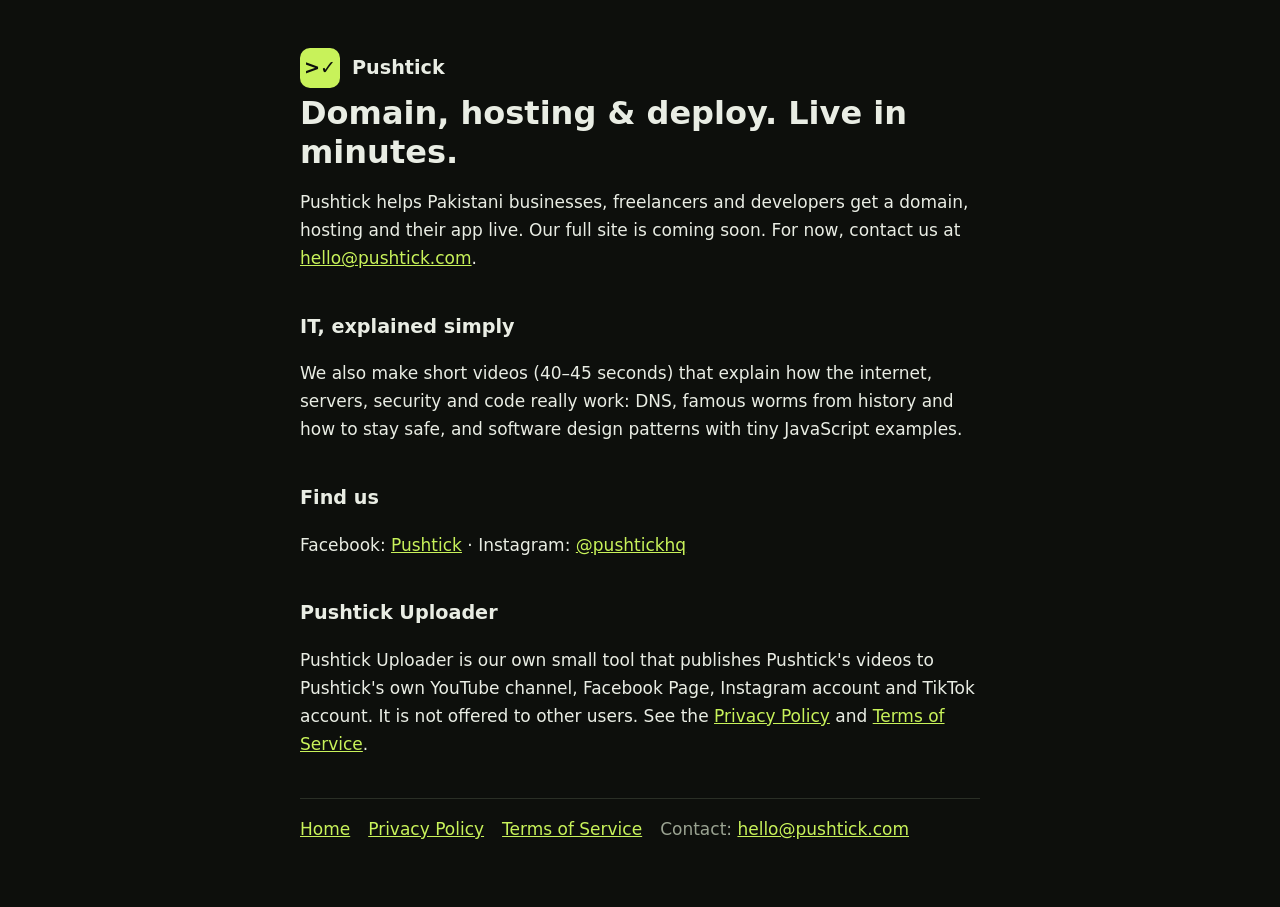
<file: index.html>
<!doctype html><html lang="en"><head><meta charset="utf-8"><meta name="viewport" content="width=device-width,initial-scale=1"><link rel="stylesheet" href="/style.css"><title>Pushtick: domain, hosting &amp; deploy</title><meta name="description" content="Pushtick: domain, hosting and deploy for Pakistani businesses and developers, plus short videos that explain IT simply."></head><body><main>
<a class="brand" href="/"><span class="logo">&gt;✓</span>Pushtick</a>
<h1>Domain, hosting &amp; deploy. Live in minutes.</h1>
<p>Pushtick helps Pakistani businesses, freelancers and developers get a domain, hosting and their app live. Our full site is coming soon. For now, contact us at <a href="mailto:hello@pushtick.com">hello@pushtick.com</a>.</p>
<h2>IT, explained simply</h2>
<p>We also make short videos (40–45 seconds) that explain how the internet, servers, security and code really work: DNS, famous worms from history and how to stay safe, and software design patterns with tiny JavaScript examples.</p>
<h2>Find us</h2>
<p>Facebook: <a href="https://www.facebook.com/1323108337562181">Pushtick</a> · Instagram: <a href="https://www.instagram.com/pushtickhq/">@pushtickhq</a></p>
<h2>Pushtick Uploader</h2>
<p>Pushtick Uploader is our own small tool that publishes Pushtick's videos to Pushtick's own YouTube channel, Facebook Page, Instagram account and TikTok account. It is not offered to other users. See the <a href="/privacy">Privacy Policy</a> and <a href="/terms">Terms of Service</a>.</p>
<nav><a href="/">Home</a><a href="/privacy">Privacy Policy</a><a href="/terms">Terms of Service</a><span class="dim">Contact: <a href="mailto:hello@pushtick.com">hello@pushtick.com</a></span></nav>
</main></body></html>
</file>
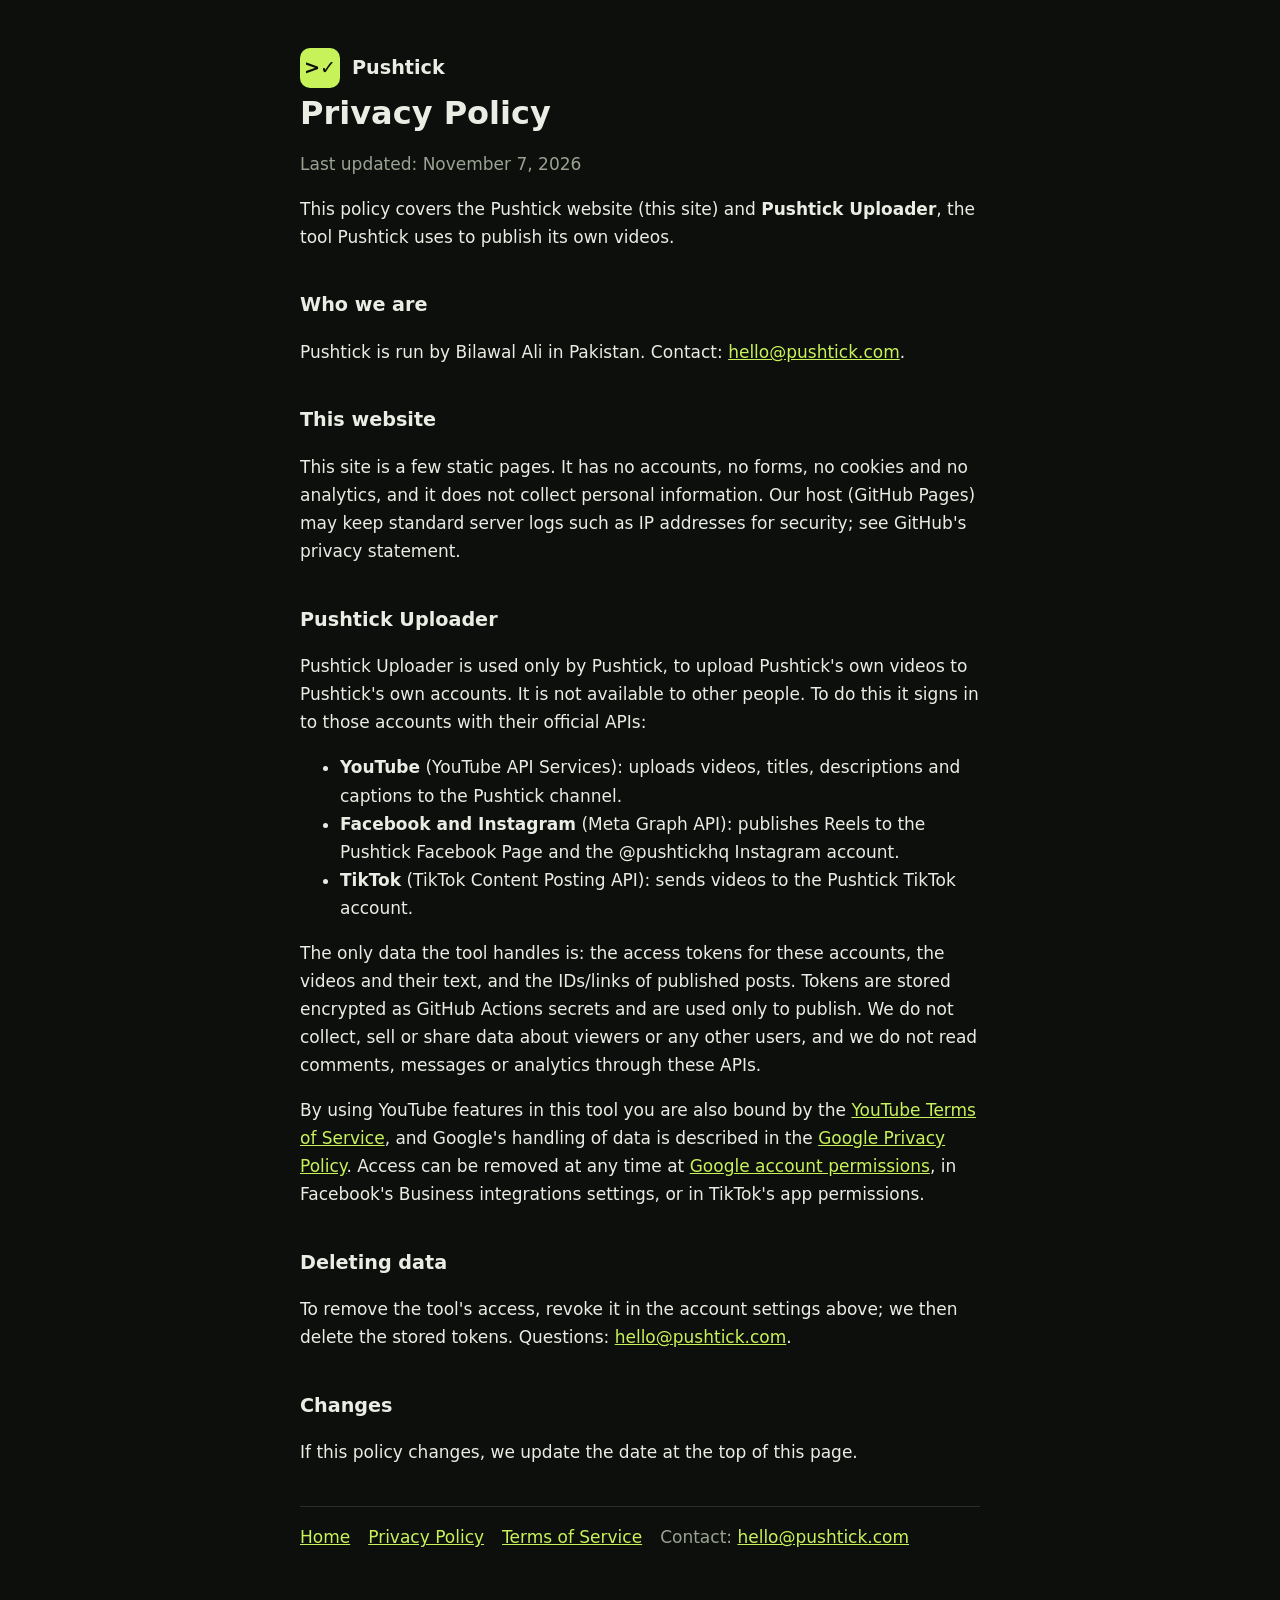
<file: privacy/index.html>
<!doctype html><html lang="en"><head><meta charset="utf-8"><meta name="viewport" content="width=device-width,initial-scale=1"><link rel="stylesheet" href="/style.css"><title>Privacy Policy · Pushtick</title></head><body><main>
<a class="brand" href="/"><span class="logo">&gt;✓</span>Pushtick</a>
<h1>Privacy Policy</h1>
<p class="dim">Last updated: November 7, 2026</p>
<p>This policy covers the Pushtick website (this site) and <strong>Pushtick Uploader</strong>, the tool Pushtick uses to publish its own videos.</p>
<h2>Who we are</h2>
<p>Pushtick is run by Bilawal Ali in Pakistan. Contact: <a href="mailto:hello@pushtick.com">hello@pushtick.com</a>.</p>
<h2>This website</h2>
<p>This site is a few static pages. It has no accounts, no forms, no cookies and no analytics, and it does not collect personal information. Our host (GitHub Pages) may keep standard server logs such as IP addresses for security; see GitHub's privacy statement.</p>
<h2>Pushtick Uploader</h2>
<p>Pushtick Uploader is used only by Pushtick, to upload Pushtick's own videos to Pushtick's own accounts. It is not available to other people. To do this it signs in to those accounts with their official APIs:</p>
<ul>
<li><strong>YouTube</strong> (YouTube API Services): uploads videos, titles, descriptions and captions to the Pushtick channel.</li>
<li><strong>Facebook and Instagram</strong> (Meta Graph API): publishes Reels to the Pushtick Facebook Page and the @pushtickhq Instagram account.</li>
<li><strong>TikTok</strong> (TikTok Content Posting API): sends videos to the Pushtick TikTok account.</li>
</ul>
<p>The only data the tool handles is: the access tokens for these accounts, the videos and their text, and the IDs/links of published posts. Tokens are stored encrypted as GitHub Actions secrets and are used only to publish. We do not collect, sell or share data about viewers or any other users, and we do not read comments, messages or analytics through these APIs.</p>
<p>By using YouTube features in this tool you are also bound by the <a href="https://www.youtube.com/t/terms">YouTube Terms of Service</a>, and Google's handling of data is described in the <a href="https://policies.google.com/privacy">Google Privacy Policy</a>. Access can be removed at any time at <a href="https://security.google.com/settings/security/permissions">Google account permissions</a>, in Facebook's Business integrations settings, or in TikTok's app permissions.</p>
<h2>Deleting data</h2>
<p>To remove the tool's access, revoke it in the account settings above; we then delete the stored tokens. Questions: <a href="mailto:hello@pushtick.com">hello@pushtick.com</a>.</p>
<h2>Changes</h2>
<p>If this policy changes, we update the date at the top of this page.</p>
<nav><a href="/">Home</a><a href="/privacy">Privacy Policy</a><a href="/terms">Terms of Service</a><span class="dim">Contact: <a href="mailto:hello@pushtick.com">hello@pushtick.com</a></span></nav>
</main></body></html>
</file>
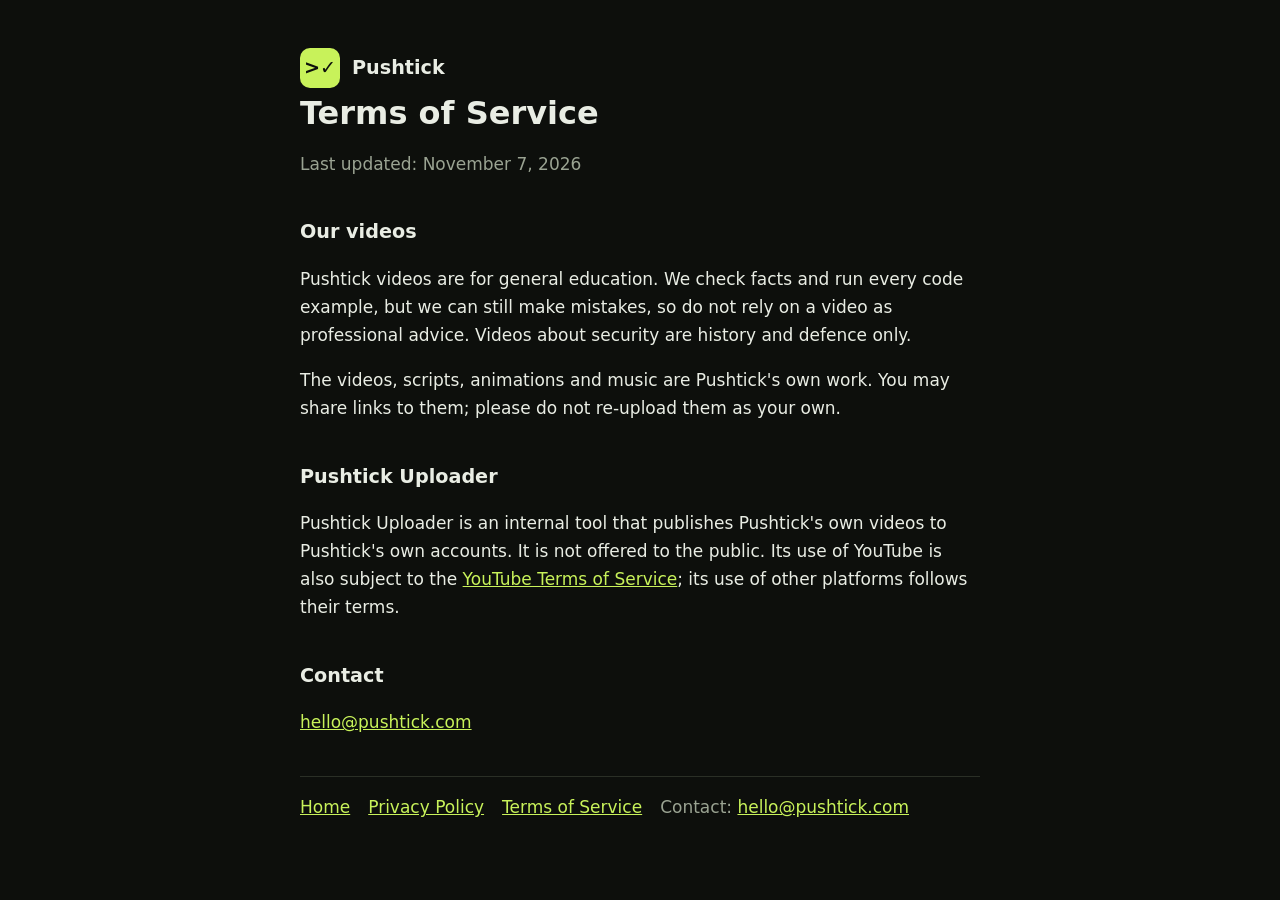
<file: terms/index.html>
<!doctype html><html lang="en"><head><meta charset="utf-8"><meta name="viewport" content="width=device-width,initial-scale=1"><link rel="stylesheet" href="/style.css"><title>Terms of Service · Pushtick</title></head><body><main>
<a class="brand" href="/"><span class="logo">&gt;✓</span>Pushtick</a>
<h1>Terms of Service</h1>
<p class="dim">Last updated: November 7, 2026</p>
<h2>Our videos</h2>
<p>Pushtick videos are for general education. We check facts and run every code example, but we can still make mistakes, so do not rely on a video as professional advice. Videos about security are history and defence only.</p>
<p>The videos, scripts, animations and music are Pushtick's own work. You may share links to them; please do not re-upload them as your own.</p>
<h2>Pushtick Uploader</h2>
<p>Pushtick Uploader is an internal tool that publishes Pushtick's own videos to Pushtick's own accounts. It is not offered to the public. Its use of YouTube is also subject to the <a href="https://www.youtube.com/t/terms">YouTube Terms of Service</a>; its use of other platforms follows their terms.</p>
<h2>Contact</h2>
<p><a href="mailto:hello@pushtick.com">hello@pushtick.com</a></p>
<nav><a href="/">Home</a><a href="/privacy">Privacy Policy</a><a href="/terms">Terms of Service</a><span class="dim">Contact: <a href="mailto:hello@pushtick.com">hello@pushtick.com</a></span></nav>
</main></body></html>
</file>
<file: style.css>
:root{--bg:#0d0f0c;--text:#e9ede4;--dim:#9aa392;--accent:#c8f25a}
*{box-sizing:border-box}body{margin:0;background:var(--bg);color:var(--text);font:17px/1.65 system-ui,-apple-system,"Segoe UI",Roboto,sans-serif}
main{max-width:720px;margin:0 auto;padding:48px 20px 64px}
a{color:var(--accent)}h1{font-size:2rem;line-height:1.2;margin:.2em 0 .4em}h2{font-size:1.2rem;margin-top:2em}
.brand{display:flex;align-items:center;gap:12px;font-weight:700;font-size:1.2rem;text-decoration:none;color:var(--text)}
.logo{width:40px;height:40px;border-radius:10px;background:var(--accent);color:#0d0f0c;display:grid;place-items:center;font-weight:800}
.dim{color:var(--dim)}nav{margin-top:40px;padding-top:16px;border-top:1px solid #2a2f26;display:flex;gap:18px;flex-wrap:wrap}
</file>
